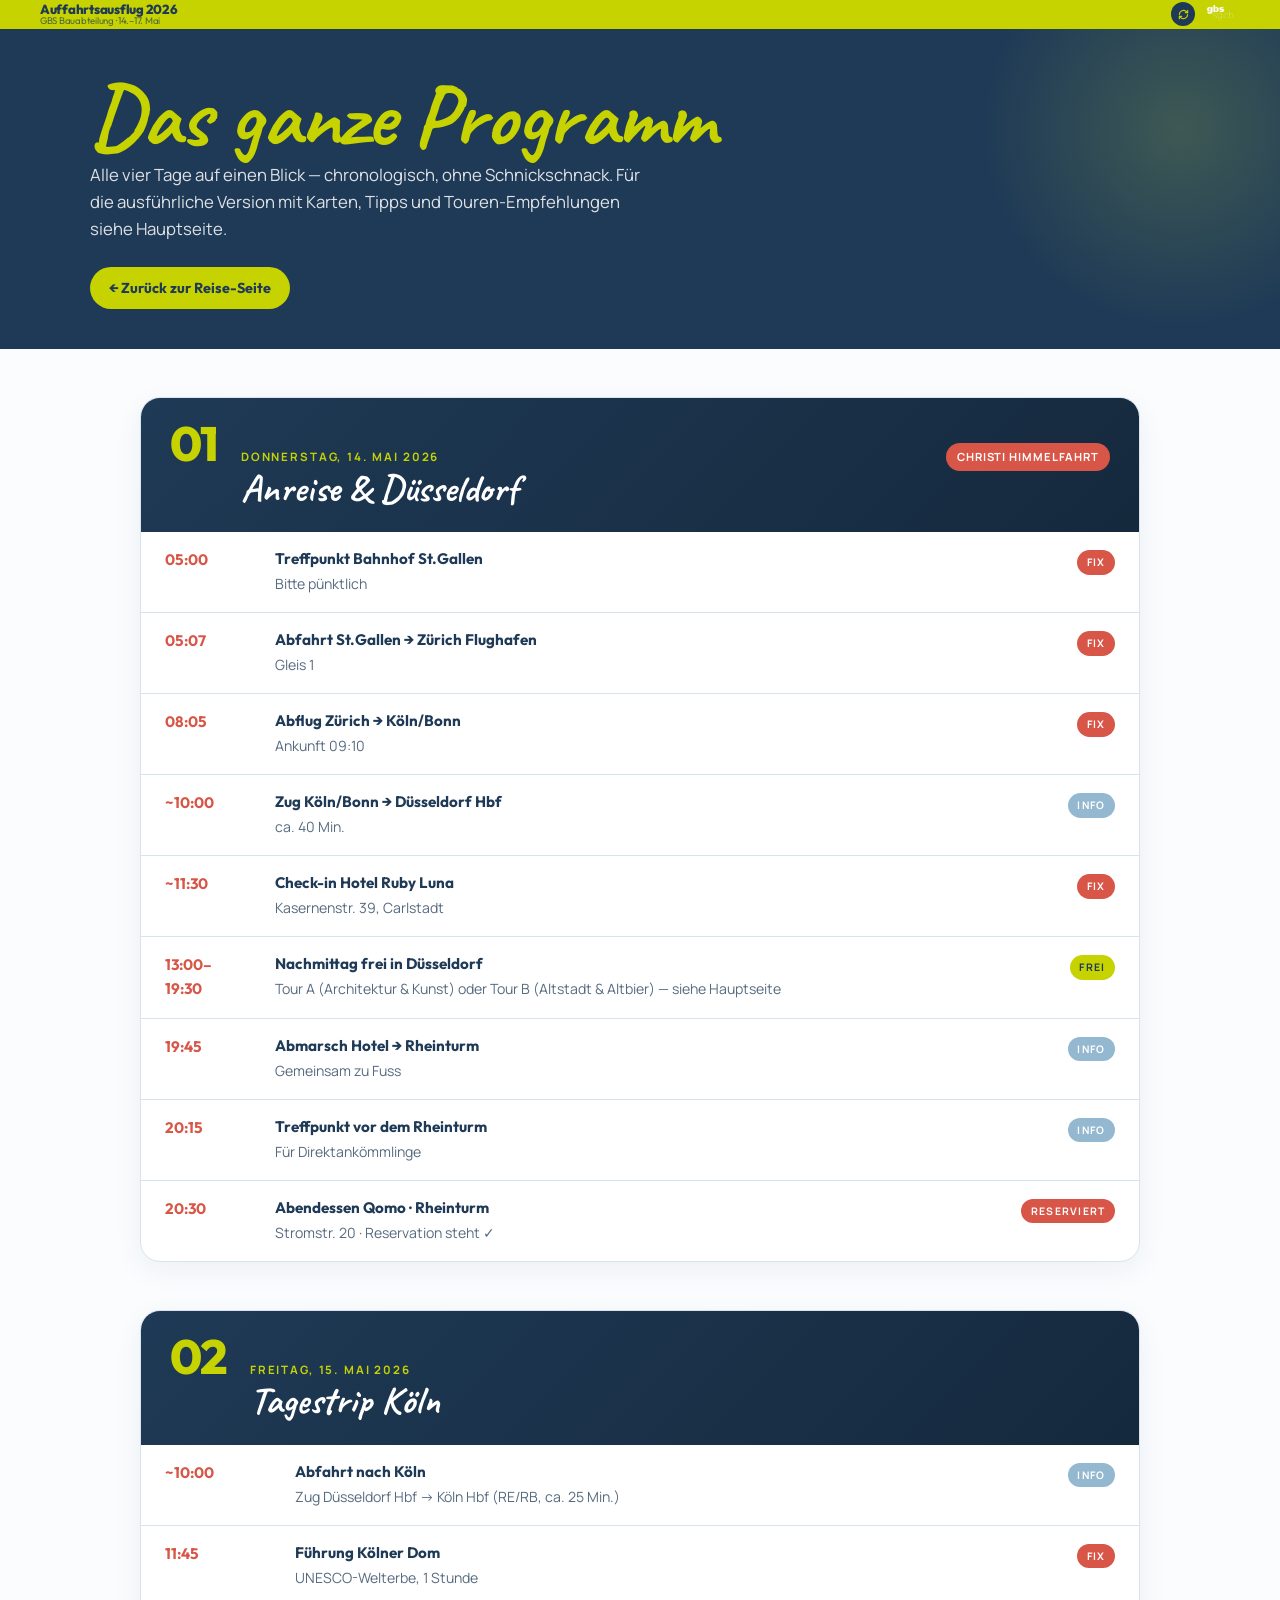
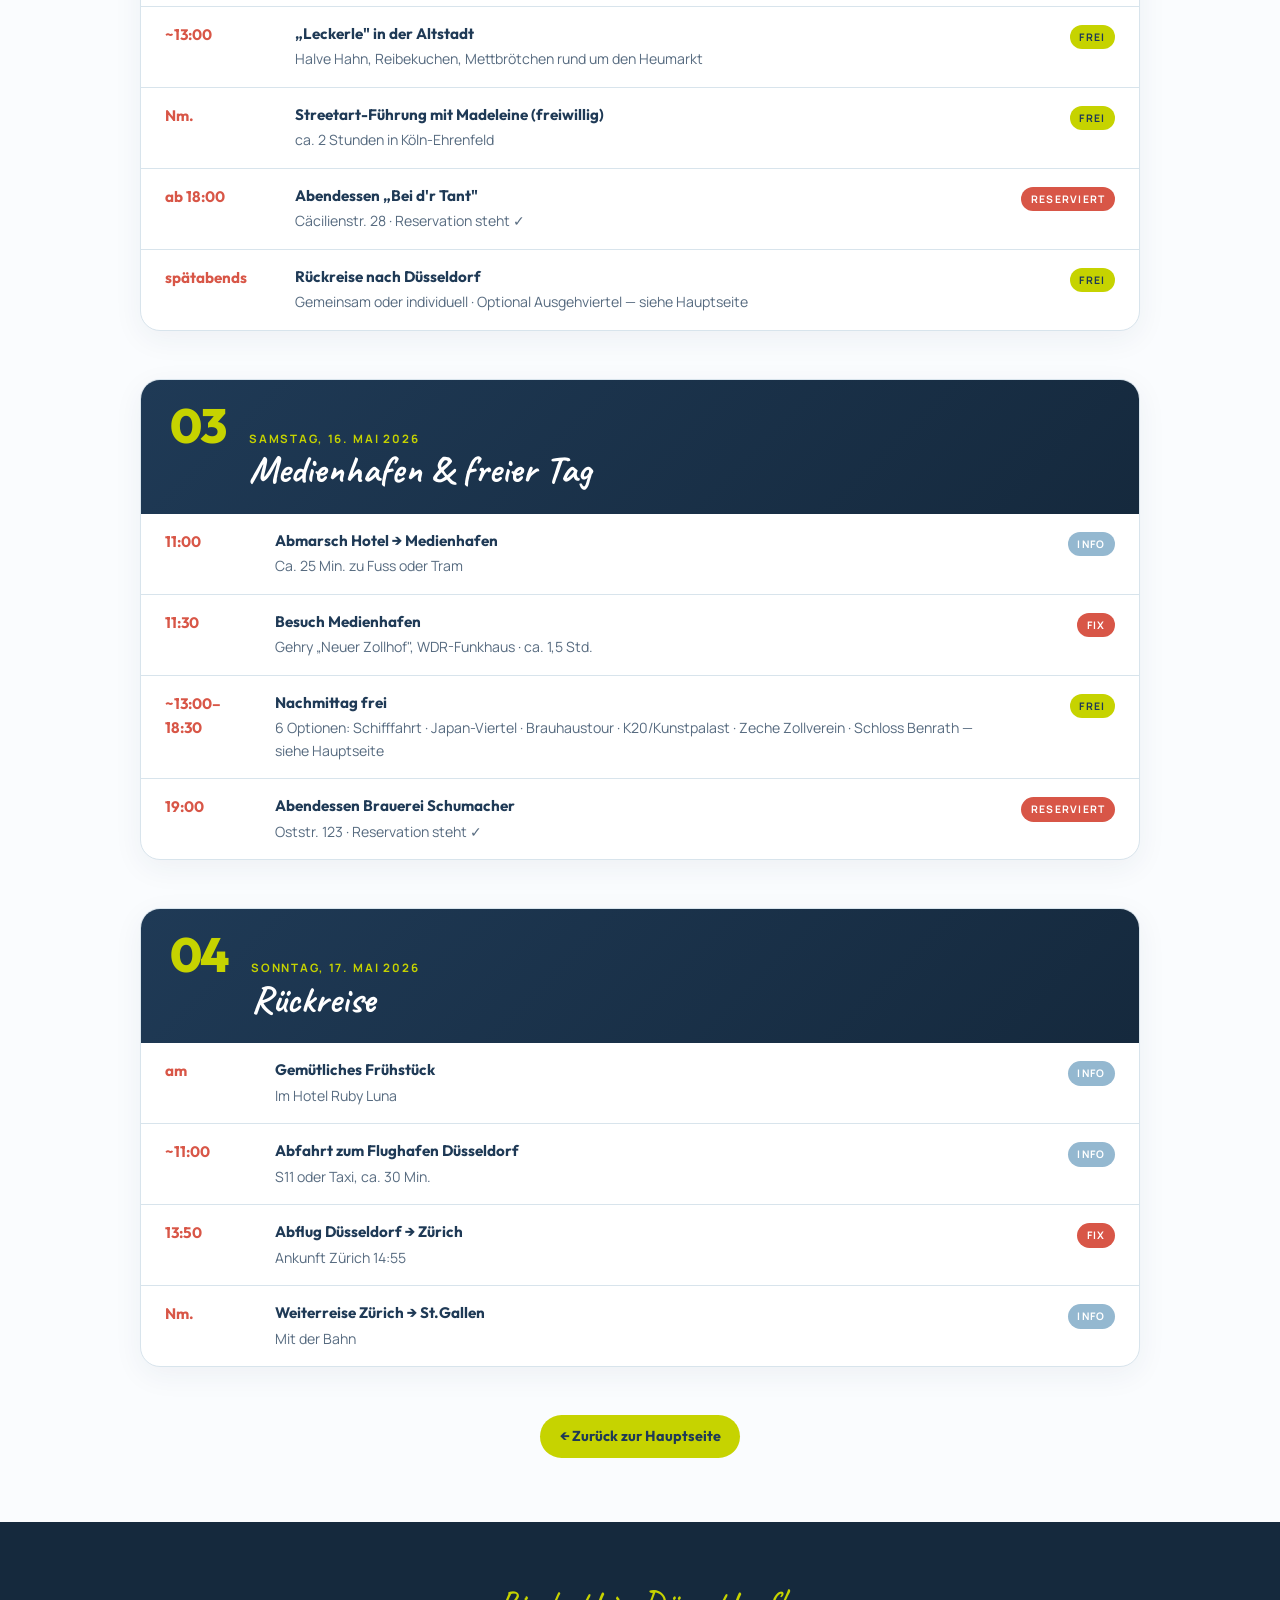
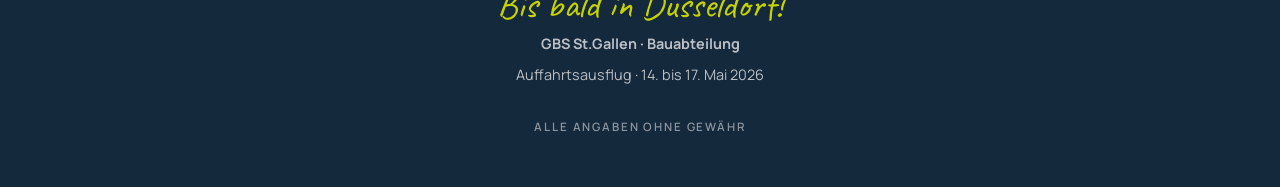
<file: programm.html>
<!DOCTYPE html>
<html lang="de">
<head>
<meta charset="UTF-8">
<meta name="viewport" content="width=device-width, initial-scale=1.0, viewport-fit=cover">
<title>Programm-Übersicht · Auffahrtsausflug 2026</title>
<meta name="description" content="Komplettes Programm Auffahrtsausflug GBS Bauabteilung, Düsseldorf & Köln, 14.–17. Mai 2026.">

<meta name="theme-color" content="#C6D300">
<link rel="manifest" href="manifest.json">
<link rel="icon" type="image/png" sizes="32x32" href="assets/favicon-32.png">
<link rel="apple-touch-icon" href="assets/apple-touch-icon.png">

<link rel="preconnect" href="https://fonts.googleapis.com">
<link rel="preconnect" href="https://fonts.gstatic.com" crossorigin>
<link href="https://fonts.googleapis.com/css2?family=Caveat:wght@400;500;600;700&family=Manrope:wght@300;400;500;600;700;800&family=Outfit:wght@300;400;500;600;700;800;900&display=swap" rel="stylesheet">

<link rel="stylesheet" href="styles.css">

<style>
  /* Spezifische Styles nur für die Programm-Übersicht */
  .program-hero {
    background: var(--ink);
    color: white;
    padding: 3rem 1.5rem 2.5rem;
    position: relative;
    overflow: hidden;
  }
  .program-hero::before {
    content: '';
    position: absolute;
    top: -100px; right: -100px;
    width: 400px; height: 400px;
    background: radial-gradient(circle, rgba(184,214,73,0.2) 0%, transparent 70%);
    border-radius: 50%;
  }
  .program-hero-inner { max-width: 1100px; margin: 0 auto; position: relative; }
  .program-hero h1 {
    font-family: 'Caveat', cursive;
    font-weight: 700;
    font-size: clamp(3rem, 8vw, 5.5rem);
    line-height: 0.9;
    color: var(--lime);
    margin-bottom: 0.4rem;
  }
  .program-hero p { font-size: 1.05rem; opacity: 0.85; max-width: 55ch; margin-bottom: 1.5rem; }
  .back-link {
    display: inline-flex;
    align-items: center;
    gap: 0.4rem;
    background: var(--lime);
    color: var(--ink);
    padding: 0.6rem 1.2rem;
    border-radius: 100px;
    text-decoration: none;
    font-family: 'Outfit', sans-serif;
    font-weight: 700;
    font-size: 0.9rem;
    transition: all 0.2s;
  }
  .back-link:hover { background: white; }

  .program-page { padding: 3rem 1.5rem 4rem; background: var(--paper); }
  .program-page .container { max-width: 1000px; }

  .program-day {
    margin-bottom: 3rem;
    background: white;
    border-radius: 20px;
    overflow: hidden;
    box-shadow: 0 8px 30px rgba(31,58,86,0.06);
    border: 1px solid var(--hairline);
  }
  .program-day-head {
    background: linear-gradient(135deg, var(--ink), var(--ink-deep));
    color: white;
    padding: 1.5rem 1.8rem;
    display: flex; align-items: baseline; gap: 1.5rem; flex-wrap: wrap;
  }
  .program-day-num {
    font-family: 'Outfit', sans-serif;
    font-size: 3rem;
    font-weight: 800;
    color: var(--lime);
    line-height: 0.9;
    letter-spacing: -0.04em;
  }
  .program-day-info { flex: 1; }
  .program-day-date { font-family: 'Manrope', sans-serif; font-size: 0.72rem; letter-spacing: 0.16em; text-transform: uppercase; color: var(--lime); margin-bottom: 0.2rem; font-weight: 700; }
  .program-day-title { font-family: 'Caveat', cursive; font-size: 2.4rem; font-weight: 700; line-height: 1; }
  .program-day-badge {
    background: var(--accent);
    color: white;
    padding: 0.3rem 0.7rem;
    border-radius: 100px;
    font-family: 'Manrope', sans-serif;
    font-size: 0.7rem;
    font-weight: 700;
    letter-spacing: 0.08em;
    text-transform: uppercase;
  }

  .program-table { width: 100%; border-collapse: collapse; }
  .program-table tr { border-bottom: 1px solid var(--hairline); }
  .program-table tr:last-child { border-bottom: none; }
  .program-table tr:hover { background: var(--sky-light); }
  .program-table td { padding: 1rem 1.5rem; vertical-align: top; font-family: 'Manrope', sans-serif; }
  .program-table td.t-time {
    font-family: 'Outfit', sans-serif;
    font-weight: 700;
    color: var(--accent);
    width: 110px;
    font-size: 0.95rem;
    white-space: nowrap;
  }
  .program-table td.t-content { font-size: 0.95rem; line-height: 1.5; }
  .program-table td.t-content strong { font-family: 'Outfit', sans-serif; font-weight: 700; color: var(--ink); display: block; margin-bottom: 0.15rem; }
  .program-table td.t-content em { font-style: normal; color: var(--ink); opacity: 0.75; font-size: 0.88rem; }
  .program-table td.t-tag { width: 100px; text-align: right; padding-right: 1.5rem; }
  .program-table .tag {
    display: inline-block;
    font-family: 'Manrope', sans-serif;
    font-size: 0.65rem;
    letter-spacing: 0.12em;
    text-transform: uppercase;
    font-weight: 700;
    padding: 0.25rem 0.6rem;
    border-radius: 100px;
  }
  .tag-fix { background: var(--reserved); color: white; }
  .tag-frei { background: var(--lime); color: var(--ink); }
  .tag-info { background: var(--sky-deep); color: white; }

  @media (max-width: 720px) {
    .program-table td.t-tag { display: none; }
    .program-table td { padding: 0.8rem 1rem; }
    .program-table td.t-time { width: 80px; font-size: 0.85rem; }
    .program-table td.t-content { font-size: 0.88rem; }
    .program-day-head { padding: 1.2rem 1.2rem; gap: 1rem; }
    .program-day-num { font-size: 2.4rem; }
    .program-day-title { font-size: 2rem; }
  }
</style>
</head>
<body>

<!-- TOPBAR (gleiche wie index) -->
<header class="topbar">
  <div class="topbar-inner">
    <div class="topbar-title">
      Auffahrtsausflug 2026
      <small>GBS Bauabteilung · 14.–17. Mai</small>
    </div>
    <div class="topbar-actions">
      <button class="refresh-btn" id="refresh-btn" type="button" aria-label="Seite neu laden" title="Seite komplett neu laden">
        <svg viewBox="0 0 24 24" fill="none" stroke="currentColor" stroke-width="2.5" stroke-linecap="round" stroke-linejoin="round">
          <path d="M21 12a9 9 0 0 1-15 6.7L3 16"/>
          <path d="M3 12a9 9 0 0 1 15-6.7L21 8"/>
          <path d="M21 3v5h-5"/>
          <path d="M3 21v-5h5"/>
        </svg>
      </button>
      <a href="https://gbssg.ch" target="_blank" rel="noopener" aria-label="GBS St.Gallen">
        <img src="assets/gbs-logo.png" alt="GBS St.Gallen" class="gbs-logo-img">
      </a>
    </div>
  </div>
</header>

<!-- HERO -->
<section class="program-hero">
  <div class="program-hero-inner">
    <h1>Das ganze Programm</h1>
    <p>Alle vier Tage auf einen Blick — chronologisch, ohne Schnickschnack. Für die ausführliche Version mit Karten, Tipps und Touren-Empfehlungen siehe Hauptseite.</p>
    <a href="index.html" class="back-link">← Zurück zur Reise-Seite</a>
  </div>
</section>

<!-- PROGRAMM -->
<section class="program-page">
  <div class="container">

    <!-- DONNERSTAG -->
    <div class="program-day">
      <div class="program-day-head">
        <div class="program-day-num">01</div>
        <div class="program-day-info">
          <div class="program-day-date">Donnerstag, 14. Mai 2026</div>
          <div class="program-day-title">Anreise & Düsseldorf</div>
        </div>
        <span class="program-day-badge">Christi Himmelfahrt</span>
      </div>
      <table class="program-table">
        <tr>
          <td class="t-time">05:00</td>
          <td class="t-content"><strong>Treffpunkt Bahnhof St.Gallen</strong><em>Bitte pünktlich</em></td>
          <td class="t-tag"><span class="tag tag-fix">Fix</span></td>
        </tr>
        <tr>
          <td class="t-time">05:07</td>
          <td class="t-content"><strong>Abfahrt St.Gallen → Zürich Flughafen</strong><em>Gleis 1</em></td>
          <td class="t-tag"><span class="tag tag-fix">Fix</span></td>
        </tr>
        <tr>
          <td class="t-time">08:05</td>
          <td class="t-content"><strong>Abflug Zürich → Köln/Bonn</strong><em>Ankunft 09:10</em></td>
          <td class="t-tag"><span class="tag tag-fix">Fix</span></td>
        </tr>
        <tr>
          <td class="t-time">~10:00</td>
          <td class="t-content"><strong>Zug Köln/Bonn → Düsseldorf Hbf</strong><em>ca. 40 Min.</em></td>
          <td class="t-tag"><span class="tag tag-info">Info</span></td>
        </tr>
        <tr>
          <td class="t-time">~11:30</td>
          <td class="t-content"><strong>Check-in Hotel Ruby Luna</strong><em>Kasernenstr. 39, Carlstadt</em></td>
          <td class="t-tag"><span class="tag tag-fix">Fix</span></td>
        </tr>
        <tr>
          <td class="t-time">13:00–<br>19:30</td>
          <td class="t-content"><strong>Nachmittag frei in Düsseldorf</strong><em>Tour A (Architektur & Kunst) oder Tour B (Altstadt & Altbier) — siehe Hauptseite</em></td>
          <td class="t-tag"><span class="tag tag-frei">Frei</span></td>
        </tr>
        <tr>
          <td class="t-time">19:45</td>
          <td class="t-content"><strong>Abmarsch Hotel → Rheinturm</strong><em>Gemeinsam zu Fuss</em></td>
          <td class="t-tag"><span class="tag tag-info">Info</span></td>
        </tr>
        <tr>
          <td class="t-time">20:15</td>
          <td class="t-content"><strong>Treffpunkt vor dem Rheinturm</strong><em>Für Direktankömmlinge</em></td>
          <td class="t-tag"><span class="tag tag-info">Info</span></td>
        </tr>
        <tr>
          <td class="t-time">20:30</td>
          <td class="t-content"><strong>Abendessen Qomo · Rheinturm</strong><em>Stromstr. 20 · Reservation steht ✓</em></td>
          <td class="t-tag"><span class="tag tag-fix">Reserviert</span></td>
        </tr>
      </table>
    </div>

    <!-- FREITAG -->
    <div class="program-day">
      <div class="program-day-head">
        <div class="program-day-num">02</div>
        <div class="program-day-info">
          <div class="program-day-date">Freitag, 15. Mai 2026</div>
          <div class="program-day-title">Tagestrip Köln</div>
        </div>
      </div>
      <table class="program-table">
        <tr>
          <td class="t-time">~10:00</td>
          <td class="t-content"><strong>Abfahrt nach Köln</strong><em>Zug Düsseldorf Hbf → Köln Hbf (RE/RB, ca. 25 Min.)</em></td>
          <td class="t-tag"><span class="tag tag-info">Info</span></td>
        </tr>
        <tr>
          <td class="t-time">11:45</td>
          <td class="t-content"><strong>Führung Kölner Dom</strong><em>UNESCO-Welterbe, 1 Stunde</em></td>
          <td class="t-tag"><span class="tag tag-fix">Fix</span></td>
        </tr>
        <tr>
          <td class="t-time">~13:00</td>
          <td class="t-content"><strong>„Leckerle" in der Altstadt</strong><em>Halve Hahn, Reibekuchen, Mettbrötchen rund um den Heumarkt</em></td>
          <td class="t-tag"><span class="tag tag-frei">Frei</span></td>
        </tr>
        <tr>
          <td class="t-time">Nm.</td>
          <td class="t-content"><strong>Streetart-Führung mit Madeleine (freiwillig)</strong><em>ca. 2 Stunden in Köln-Ehrenfeld</em></td>
          <td class="t-tag"><span class="tag tag-frei">Frei</span></td>
        </tr>
        <tr>
          <td class="t-time">ab 18:00</td>
          <td class="t-content"><strong>Abendessen „Bei d'r Tant"</strong><em>Cäcilienstr. 28 · Reservation steht ✓</em></td>
          <td class="t-tag"><span class="tag tag-fix">Reserviert</span></td>
        </tr>
        <tr>
          <td class="t-time">spätabends</td>
          <td class="t-content"><strong>Rückreise nach Düsseldorf</strong><em>Gemeinsam oder individuell · Optional Ausgehviertel — siehe Hauptseite</em></td>
          <td class="t-tag"><span class="tag tag-frei">Frei</span></td>
        </tr>
      </table>
    </div>

    <!-- SAMSTAG -->
    <div class="program-day">
      <div class="program-day-head">
        <div class="program-day-num">03</div>
        <div class="program-day-info">
          <div class="program-day-date">Samstag, 16. Mai 2026</div>
          <div class="program-day-title">Medienhafen & freier Tag</div>
        </div>
      </div>
      <table class="program-table">
        <tr>
          <td class="t-time">11:00</td>
          <td class="t-content"><strong>Abmarsch Hotel → Medienhafen</strong><em>Ca. 25 Min. zu Fuss oder Tram</em></td>
          <td class="t-tag"><span class="tag tag-info">Info</span></td>
        </tr>
        <tr>
          <td class="t-time">11:30</td>
          <td class="t-content"><strong>Besuch Medienhafen</strong><em>Gehry „Neuer Zollhof", WDR-Funkhaus · ca. 1,5 Std.</em></td>
          <td class="t-tag"><span class="tag tag-fix">Fix</span></td>
        </tr>
        <tr>
          <td class="t-time">~13:00–<br>18:30</td>
          <td class="t-content"><strong>Nachmittag frei</strong><em>6 Optionen: Schifffahrt · Japan-Viertel · Brauhaustour · K20/Kunstpalast · Zeche Zollverein · Schloss Benrath — siehe Hauptseite</em></td>
          <td class="t-tag"><span class="tag tag-frei">Frei</span></td>
        </tr>
        <tr>
          <td class="t-time">19:00</td>
          <td class="t-content"><strong>Abendessen Brauerei Schumacher</strong><em>Oststr. 123 · Reservation steht ✓</em></td>
          <td class="t-tag"><span class="tag tag-fix">Reserviert</span></td>
        </tr>
      </table>
    </div>

    <!-- SONNTAG -->
    <div class="program-day">
      <div class="program-day-head">
        <div class="program-day-num">04</div>
        <div class="program-day-info">
          <div class="program-day-date">Sonntag, 17. Mai 2026</div>
          <div class="program-day-title">Rückreise</div>
        </div>
      </div>
      <table class="program-table">
        <tr>
          <td class="t-time">am</td>
          <td class="t-content"><strong>Gemütliches Frühstück</strong><em>Im Hotel Ruby Luna</em></td>
          <td class="t-tag"><span class="tag tag-info">Info</span></td>
        </tr>
        <tr>
          <td class="t-time">~11:00</td>
          <td class="t-content"><strong>Abfahrt zum Flughafen Düsseldorf</strong><em>S11 oder Taxi, ca. 30 Min.</em></td>
          <td class="t-tag"><span class="tag tag-info">Info</span></td>
        </tr>
        <tr>
          <td class="t-time">13:50</td>
          <td class="t-content"><strong>Abflug Düsseldorf → Zürich</strong><em>Ankunft Zürich 14:55</em></td>
          <td class="t-tag"><span class="tag tag-fix">Fix</span></td>
        </tr>
        <tr>
          <td class="t-time">Nm.</td>
          <td class="t-content"><strong>Weiterreise Zürich → St.Gallen</strong><em>Mit der Bahn</em></td>
          <td class="t-tag"><span class="tag tag-info">Info</span></td>
        </tr>
      </table>
    </div>

    <!-- ZURÜCK BUTTON -->
    <div style="text-align: center; margin-top: 2rem;">
      <a href="index.html" class="back-link">← Zurück zur Hauptseite</a>
    </div>

  </div>
</section>

<!-- ============ UPDATE BANNER ============ -->
<div class="update-banner" id="update-banner">
  <div class="update-icon">✨</div>
  <div class="update-content">
    <strong>Neue Version verfügbar</strong>
    <span>Klick zum Aktualisieren</span>
  </div>
  <button id="update-btn" type="button">Jetzt aktualisieren</button>
</div>

<!-- FOOTER -->
<footer>
  <div class="footer-script">Bis bald in Düsseldorf!</div>
  <p><strong>GBS St.Gallen · Bauabteilung</strong></p>
  <p>Auffahrtsausflug · 14. bis 17. Mai 2026</p>
  <div class="mono-small">Alle Angaben ohne Gewähr</div>
</footer>

<!-- Service Worker + Auto-Update + Refresh-Button -->
<script>
  // Service Worker registrieren + auf Updates reagieren
  if ('serviceWorker' in navigator) {
    window.addEventListener('load', function() {
      navigator.serviceWorker.register('service-worker.js').then(function(registration) {
        registration.update();
        registration.addEventListener('updatefound', function() {
          var newWorker = registration.installing;
          if (!newWorker) return;
          newWorker.addEventListener('statechange', function() {
            if (newWorker.state === 'installed' && navigator.serviceWorker.controller) {
              var banner = document.getElementById('update-banner');
              var btn = document.getElementById('update-btn');
              if (banner) banner.classList.add('show');
              if (btn) btn.addEventListener('click', function() {
                newWorker.postMessage({ type: 'SKIP_WAITING' });
                if (banner) banner.classList.remove('show');
              }, { once: true });
            }
          });
        });
      }).catch(function() {});

      var reloadingForUpdate = false;
      navigator.serviceWorker.addEventListener('controllerchange', function() {
        if (reloadingForUpdate) return;
        reloadingForUpdate = true;
        window.location.reload();
      });
    });
  }

  // Hard-Refresh-Button
  var refreshBtn = document.getElementById('refresh-btn');
  if (refreshBtn) {
    refreshBtn.addEventListener('click', function() {
      refreshBtn.classList.add('spinning');
      var clearCache = ('caches' in window)
        ? caches.keys().then(function(names) { return Promise.all(names.map(function(n) { return caches.delete(n); })); })
        : Promise.resolve();
      var unregisterSW = ('serviceWorker' in navigator)
        ? navigator.serviceWorker.getRegistrations().then(function(regs) { return Promise.all(regs.map(function(r) { return r.unregister(); })); })
        : Promise.resolve();
      Promise.all([clearCache, unregisterSW]).catch(function() {}).finally(function() {
        window.location.replace(window.location.pathname + '?reload=' + Date.now());
      });
      setTimeout(function() { window.location.reload(); }, 2000);
    });
  }
</script>

</body>
</html>
</file>
<file: styles.css>
/* =========================================================
   GBS Bauabteilung · Auffahrtsausflug Düsseldorf & Köln 2026
   ========================================================= */

:root {
  --lime: #C6D300;
  --lime-dark: #A8B500;
  --sky: #C8DFEE;
  --sky-light: #E3EEF6;
  --sky-deep: #94B8D0;
  --ink: #1F3A56;
  --ink-deep: #15293D;
  --paper: #FAFCFE;
  --warm: #F4EFE3;
  --accent: #D85647;
  --accent-orange: #E58A3E;
  --gold: #C99B47;
  --tour-a: #E58A3E;
  --tour-b: #8B4789;
  --reserved: #D85647;
  --hairline: #D8E4EC;
}

* { box-sizing: border-box; margin: 0; padding: 0; }
html { scroll-behavior: smooth; }
body {
  font-family: 'Manrope', sans-serif;
  font-weight: 400;
  color: var(--ink);
  background: var(--paper);
  line-height: 1.6;
  -webkit-font-smoothing: antialiased;
  overflow-x: hidden;
}

h1, h2, h3, h4 { font-family: 'Outfit', sans-serif; line-height: 1.1; letter-spacing: -0.01em; }
.script { font-family: 'Caveat', cursive; font-weight: 600; }
.mono-small { font-family: 'Manrope', monospace; font-size: 0.72rem; letter-spacing: 0.16em; text-transform: uppercase; font-weight: 600; }

/* ====== TOPBAR (Lime) — kleiner, kompakter ====== */
.topbar {
  background: var(--lime);
  color: var(--ink);
  padding: 0.15rem 0.9rem;
  position: relative;
  z-index: 10;
}
.topbar-inner {
  max-width: 1200px; margin: 0 auto;
  display: flex; justify-content: space-between; align-items: center; gap: 0.8rem;
}
.topbar-title { font-family: 'Outfit', sans-serif; font-weight: 800; font-size: 0.82rem; letter-spacing: -0.02em; line-height: 1; }
.topbar-title small { display: block; font-weight: 400; font-size: 0.6rem; opacity: 0.7; margin-top: 0.02rem; }
.topbar-actions { display: flex; align-items: center; gap: 0.35rem; }
.gbs-logo-img { height: 22px; width: auto; display: block; }

.refresh-btn {
  background: var(--ink);
  color: var(--lime);
  border: none;
  width: 24px;
  height: 24px;
  border-radius: 50%;
  cursor: pointer;
  display: flex;
  align-items: center;
  justify-content: center;
  transition: all 0.2s;
  flex-shrink: 0;
}
.refresh-btn:hover { background: var(--accent); color: white; transform: scale(1.05); }
.refresh-btn svg { width: 11px; height: 11px; }
.refresh-btn.spinning svg { animation: refresh-spin 0.7s linear infinite; }
@keyframes refresh-spin {
  from { transform: rotate(0deg); }
  to { transform: rotate(360deg); }
}

/* ====== INSTALL-BUTTON (Topbar) — nur sichtbar wenn Browser Installation unterstützt ====== */
.install-btn {
  background: var(--ink);
  color: var(--lime);
  border: none;
  height: 24px;
  padding: 0 0.55rem;
  border-radius: 100px;
  cursor: pointer;
  align-items: center;
  gap: 0.25rem;
  transition: all 0.2s;
  flex-shrink: 0;
  font-family: 'Outfit', sans-serif;
  font-weight: 700;
  font-size: 0.66rem;
  display: none;
}
.install-btn.available { display: inline-flex; }
.install-btn:hover { background: var(--accent); color: white; transform: translateY(-1px); }
.install-btn svg { width: 11px; height: 11px; }

/* ====== HERO ====== */
.hero {
  background: linear-gradient(180deg, var(--sky) 0%, var(--sky-light) 100%);
  padding: 1.5rem 1.5rem 2.5rem;
  position: relative;
  overflow: hidden;
}
.hero::before, .hero::after {
  content: '';
  position: absolute;
  border-radius: 50%;
  pointer-events: none;
}
.hero::before {
  background: radial-gradient(circle, rgba(198,211,0,0.25) 0%, transparent 70%);
  width: 400px; height: 400px;
  top: -100px; right: -100px;
}
.hero::after {
  background: radial-gradient(circle, rgba(148,184,208,0.3) 0%, transparent 70%);
  width: 300px; height: 300px;
  bottom: -50px; left: -50px;
}
.hero-inner { max-width: 1200px; margin: 0 auto; position: relative; z-index: 2; }

.hero-title {
  font-family: 'Caveat', cursive;
  font-weight: 700;
  font-size: clamp(2.8rem, 9vw, 6rem);
  line-height: 0.85;
  color: var(--ink);
  margin-bottom: 0.3rem;
}
.hero-title .ampersand { color: var(--lime-dark); font-style: italic; margin: 0 0.2em; }
.hero-title .koeln { display: block; margin-left: 1.5em; }

.hero-sub {
  font-family: 'Caveat', cursive;
  font-size: clamp(1.2rem, 2.2vw, 1.7rem);
  color: var(--ink);
  opacity: 0.75;
  margin-bottom: 1.2rem;
  transform: rotate(-1deg);
  display: inline-block;
}

.hero-meta-row {
  display: grid;
  grid-template-columns: repeat(auto-fit, minmax(160px, 1fr));
  gap: 0.8rem;
  background: rgba(255,255,255,0.6);
  backdrop-filter: blur(10px);
  padding: 1rem 1.2rem;
  border-radius: 16px;
  border: 1px solid rgba(255,255,255,0.8);
  margin-bottom: 1rem;
}
.hero-meta-item dt { font-family: 'Manrope', sans-serif; font-size: 0.65rem; letter-spacing: 0.14em; text-transform: uppercase; font-weight: 700; color: var(--sky-deep); margin-bottom: 0.2rem; }
.hero-meta-item dd { font-family: 'Outfit', sans-serif; font-weight: 600; font-size: 0.92rem; color: var(--ink); }

.four-k {
  display: inline-flex;
  align-items: center;
  background: var(--ink);
  color: white;
  padding: 0.7rem 1.1rem;
  border-radius: 14px;
  gap: 0.8rem;
  margin-top: 0.3rem;
  box-shadow: 0 8px 24px rgba(31, 58, 86, 0.25);
}
.four-k-num {
  font-family: 'Outfit', sans-serif;
  font-size: 2.2rem;
  font-weight: 800;
  line-height: 1;
  color: var(--lime);
  letter-spacing: -0.04em;
}
.four-k-list { font-family: 'Outfit', sans-serif; font-weight: 500; line-height: 1.2; font-size: 0.82rem; }
.four-k-list span { display: block; }
.four-k-list .label { font-family: 'Manrope', sans-serif; font-size: 0.55rem; letter-spacing: 0.16em; text-transform: uppercase; color: var(--lime); margin-bottom: 0.2rem; font-weight: 700; }

/* Hero Skyline — schmaler */
.skyline { position: absolute; bottom: 0; left: 0; right: 0; width: 100%; height: 60px; pointer-events: none; opacity: 0.45; }

/* Photo circles — kleiner */
.photo-cluster {
  position: absolute;
  top: 8%;
  right: 4%;
  width: 200px;
  height: 230px;
  pointer-events: none;
  z-index: 1;
}
.photo-circle {
  position: absolute;
  border-radius: 50%;
  border: 4px solid white;
  box-shadow: 0 8px 24px rgba(31,58,86,0.18);
  overflow: hidden;
  background: var(--sky-deep);
}
.photo-circle svg { width: 100%; height: 100%; display: block; }
.photo-circle.p1 { width: 90px; height: 90px; top: 0; left: 55%; transform: rotate(-3deg); }
.photo-circle.p2 { width: 80px; height: 80px; top: 80px; left: 0; transform: rotate(5deg); background: linear-gradient(135deg, #E58A3E, #C99B47); }
.photo-circle.p3 { width: 100px; height: 100px; bottom: 0; right: 0; background: linear-gradient(135deg, #94B8D0, #1F3A56); }

/* ====== HOLIDAY HINT — kompakt, klickbar ====== */
.holiday-hint-wrap { padding: 0.6rem 1.5rem 0.4rem; background: var(--paper); display: flex; justify-content: center; }
.holiday-hint {
  background: #FCE8E5;
  border: 1.5px solid rgba(216, 86, 71, 0.3);
  border-left: 4px solid var(--accent);
  border-radius: 100px;
  padding: 0.35rem 0.9rem 0.35rem 0.45rem;
  display: flex;
  align-items: center;
  gap: 0.55rem;
  cursor: pointer;
  transition: all 0.2s;
  font-family: 'Outfit', sans-serif;
}
.holiday-hint:hover { background: #FBD9D4; transform: translateY(-1px); box-shadow: 0 4px 12px rgba(216, 86, 71, 0.2); }
.holiday-hint-icon {
  width: 22px; height: 22px;
  background: var(--accent);
  color: white;
  border-radius: 50%;
  display: flex; align-items: center; justify-content: center;
  font-weight: 800;
  font-size: 0.82rem;
  flex-shrink: 0;
}
.holiday-hint-label {
  font-weight: 700;
  font-size: 0.82rem;
  color: var(--accent);
}

/* ====== HOLIDAY MODAL ====== */
.holiday-modal {
  position: fixed;
  inset: 0;
  background: rgba(31, 58, 86, 0.85);
  backdrop-filter: blur(8px);
  z-index: 10002;
  display: none;
  align-items: center;
  justify-content: center;
  padding: 1.5rem;
}
.holiday-modal.show { display: flex; animation: welcomeFadeIn 0.3s ease-out; }
.holiday-modal-card {
  background: white;
  border-radius: 20px;
  padding: 2rem 1.8rem 1.5rem;
  max-width: 460px;
  width: 100%;
  position: relative;
  box-shadow: 0 20px 80px rgba(0,0,0,0.4);
  border-top: 6px solid var(--accent);
  animation: welcomeSlideIn 0.4s cubic-bezier(0.34, 1.56, 0.64, 1);
}
.holiday-modal-close {
  position: absolute;
  top: 0.6rem; right: 0.8rem;
  background: transparent;
  border: none;
  font-size: 1.7rem;
  color: var(--ink);
  cursor: pointer;
  opacity: 0.5;
  width: 32px; height: 32px;
  line-height: 1;
  border-radius: 50%;
  transition: all 0.2s;
}
.holiday-modal-close:hover { opacity: 1; background: rgba(0,0,0,0.05); }
.holiday-modal-icon {
  width: 44px; height: 44px;
  background: var(--accent);
  color: white;
  border-radius: 50%;
  display: flex; align-items: center; justify-content: center;
  font-family: 'Outfit', sans-serif;
  font-weight: 800;
  font-size: 1.4rem;
  margin-bottom: 0.9rem;
}
.holiday-modal-card h3 {
  font-family: 'Outfit', sans-serif;
  font-size: 1.15rem;
  font-weight: 700;
  color: var(--accent);
  margin-bottom: 0.6rem;
}
.holiday-modal-card p {
  font-size: 0.92rem;
  line-height: 1.55;
  color: var(--ink);
  opacity: 0.85;
  margin-bottom: 1.4rem;
}
.holiday-modal-ok {
  width: 100%;
  background: var(--ink);
  color: var(--lime);
  border: none;
  padding: 0.85rem;
  border-radius: 100px;
  font-family: 'Outfit', sans-serif;
  font-weight: 700;
  font-size: 0.95rem;
  cursor: pointer;
  transition: all 0.2s;
}
.holiday-modal-ok:hover { background: var(--lime); color: var(--ink); }

/* ====== GEOLOCATION HELP MODAL ====== */
.geo-modal {
  position: fixed;
  inset: 0;
  background: rgba(31, 58, 86, 0.85);
  backdrop-filter: blur(8px);
  z-index: 10003;
  display: none;
  align-items: center;
  justify-content: center;
  padding: 1.5rem;
}
.geo-modal.show { display: flex; animation: welcomeFadeIn 0.3s ease-out; }
.geo-modal-card {
  background: white;
  border-radius: 20px;
  padding: 1.8rem 1.6rem 1.4rem;
  max-width: 480px;
  width: 100%;
  position: relative;
  box-shadow: 0 20px 80px rgba(0,0,0,0.4);
  border-top: 6px solid var(--sky-deep);
  animation: welcomeSlideIn 0.4s cubic-bezier(0.34, 1.56, 0.64, 1);
  max-height: 90vh;
  overflow-y: auto;
}
.geo-modal-close {
  position: absolute;
  top: 0.6rem; right: 0.8rem;
  background: transparent;
  border: none;
  font-size: 1.7rem;
  color: var(--ink);
  cursor: pointer;
  opacity: 0.5;
  width: 32px; height: 32px;
  line-height: 1;
  border-radius: 50%;
  transition: all 0.2s;
}
.geo-modal-close:hover { opacity: 1; background: rgba(0,0,0,0.05); }
.geo-modal-icon { font-size: 2.4rem; margin-bottom: 0.6rem; line-height: 1; }
.geo-modal-card h3 {
  font-family: 'Outfit', sans-serif;
  font-size: 1.1rem;
  font-weight: 700;
  color: var(--ink);
  margin-bottom: 0.5rem;
}
.geo-modal-card p { font-size: 0.9rem; line-height: 1.5; color: var(--ink); opacity: 0.85; margin-bottom: 1rem; }
.geo-modal-steps {
  list-style: none;
  counter-reset: geo;
  margin: 0.7rem 0 1.2rem;
  background: var(--paper);
  border-radius: 12px;
  padding: 0.8rem 1rem;
}
.geo-modal-steps li {
  counter-increment: geo;
  display: grid;
  grid-template-columns: 26px 1fr;
  gap: 0.6rem;
  padding: 0.4rem 0;
  font-size: 0.86rem;
  line-height: 1.4;
}
.geo-modal-steps li::before {
  content: counter(geo);
  background: var(--sky-deep);
  color: white;
  font-family: 'Outfit', sans-serif;
  font-weight: 800;
  width: 22px; height: 22px;
  border-radius: 50%;
  display: flex; align-items: center; justify-content: center;
  font-size: 0.75rem;
  flex-shrink: 0;
}
.geo-modal-tabs { display: none; }
.geo-tab-content { display: none; }
.geo-tab-content.active { display: block; }
.geo-modal-details { display: block; }
.geo-modal-ok {
  background: var(--ink);
  color: var(--lime);
  border: none;
  padding: 0.85rem 1rem;
  border-radius: 100px;
  font-family: 'Outfit', sans-serif;
  font-weight: 700;
  font-size: 0.92rem;
  cursor: pointer;
  transition: all 0.2s;
}
.geo-modal-ok:hover { background: var(--lime); color: var(--ink); }

/* ====== STICKY NAV ====== */
.nav-sticky {
  position: sticky;
  top: 0;
  background: rgba(255,255,255,0.95);
  backdrop-filter: blur(12px);
  border-bottom: 1px solid var(--hairline);
  z-index: 100;
  padding: 0.7rem 1.5rem;
}
.nav-inner {
  max-width: 1200px; margin: 0 auto;
  display: flex; gap: 0.3rem; flex-wrap: wrap; align-items: center;
}
.nav-link {
  padding: 0.5rem 1rem;
  text-decoration: none;
  color: var(--ink);
  font-weight: 600;
  font-size: 0.88rem;
  border-radius: 100px;
  transition: all 0.2s;
  font-family: 'Outfit', sans-serif;
}
.nav-link:hover { background: var(--lime); }
.nav-link.active { background: var(--ink); color: var(--lime); }
.nav-link-primary {
  background: var(--lime);
  color: var(--ink);
  font-weight: 700;
  margin-right: 0.5rem;
  box-shadow: 0 4px 12px rgba(198, 211, 0, 0.4);
}
.nav-link-primary:hover { background: var(--ink); color: var(--lime); }

/* ====== SECTIONS ====== */
section.day { padding: 4.5rem 1.5rem; position: relative; }
section.day:nth-of-type(odd) { background: var(--paper); }
section.day:nth-of-type(even) { background: var(--sky-light); }
.container { max-width: 1100px; margin: 0 auto; }

.day-header {
  display: flex;
  align-items: baseline;
  gap: 1.8rem;
  margin-bottom: 0.5rem;
  flex-wrap: wrap;
}
.day-num {
  font-family: 'Outfit', sans-serif;
  font-weight: 800;
  font-size: clamp(4.5rem, 13vw, 8rem);
  color: var(--lime);
  line-height: 0.85;
  letter-spacing: -0.04em;
}
.day-title-block { flex: 1; min-width: 250px; }
.day-date { font-family: 'Manrope', sans-serif; font-weight: 700; letter-spacing: 0.1em; text-transform: uppercase; font-size: 0.78rem; color: var(--sky-deep); margin-bottom: 0.3rem; }
.day-title {
  font-family: 'Caveat', cursive;
  font-weight: 700;
  font-size: clamp(3rem, 6.5vw, 5rem);
  color: var(--ink);
  line-height: 0.9;
}
.day-title small { display: block; font-family: 'Outfit', sans-serif; font-weight: 400; font-size: 1.05rem; letter-spacing: 0; color: var(--sky-deep); margin-top: 0.5rem; }
.day-tag {
  display: inline-block;
  background: var(--ink);
  color: var(--lime);
  padding: 0.4rem 0.9rem;
  border-radius: 100px;
  font-size: 0.75rem;
  font-weight: 700;
  font-family: 'Manrope', sans-serif;
  letter-spacing: 0.05em;
  text-transform: uppercase;
  margin-top: 0.5rem;
}

.section-lead {
  font-family: 'Outfit', sans-serif;
  font-size: 1.05rem;
  line-height: 1.55;
  color: var(--ink);
  opacity: 0.75;
  max-width: 65ch;
  margin: 1rem 0 3rem;
}

/* ====== "DAS KOMMT ALS NÄCHSTES" Wegweiser ====== */
.next-up {
  margin-top: 4rem;
  padding: 1.5rem 1.8rem;
  background: white;
  border-radius: 18px;
  border: 1px solid var(--hairline);
  display: flex; align-items: center; gap: 1.5rem; flex-wrap: wrap;
  box-shadow: 0 8px 24px rgba(31, 58, 86, 0.06);
}
.next-up-arrow {
  font-family: 'Caveat', cursive;
  font-size: 2.5rem;
  color: var(--lime-dark);
  line-height: 1;
}
.next-up-content { flex: 1; min-width: 200px; }
.next-up-label { font-family: 'Manrope', sans-serif; font-size: 0.7rem; letter-spacing: 0.14em; text-transform: uppercase; font-weight: 700; color: var(--sky-deep); margin-bottom: 0.2rem; }
.next-up-content h4 { font-family: 'Outfit', sans-serif; font-weight: 700; font-size: 1.1rem; }
.next-up-content p { font-size: 0.9rem; opacity: 0.75; margin-top: 0.2rem; }
.next-up-btn {
  background: var(--lime);
  color: var(--ink);
  padding: 0.7rem 1.4rem;
  border-radius: 100px;
  text-decoration: none;
  font-family: 'Outfit', sans-serif;
  font-weight: 700;
  font-size: 0.92rem;
  display: inline-flex;
  align-items: center;
  gap: 0.5rem;
  transition: all 0.2s;
  border: none;
  cursor: pointer;
}
.next-up-btn:hover { background: var(--ink); color: var(--lime); transform: translateX(3px); }

/* ====== TIMELINE STEPS ====== */
.timeline { display: flex; flex-direction: column; gap: 0; margin: 2rem 0; }
.step {
  display: grid;
  grid-template-columns: 110px 1fr;
  gap: 1.5rem;
  padding: 1.3rem 0;
  align-items: baseline;
  border-bottom: 1px dashed var(--hairline);
  position: relative;
}
.step:last-child { border-bottom: none; }
.step-time {
  font-family: 'Outfit', sans-serif;
  font-weight: 700;
  font-size: 1.1rem;
  color: var(--accent);
  position: relative;
}
.step-time::after {
  content: '';
  position: absolute;
  right: -0.75rem; top: 0.5em;
  width: 8px; height: 8px;
  background: var(--lime);
  border-radius: 50%;
  box-shadow: 0 0 0 4px white;
}
.step-content h4 { font-size: 1.1rem; font-weight: 600; margin-bottom: 0.2rem; font-family: 'Outfit', sans-serif; }
.step-content p { color: var(--ink); opacity: 0.75; font-size: 0.93rem; line-height: 1.5; }

/* ====== MAP CONTAINER ====== */
.map-wrap {
  position: relative;
  margin: 2rem 0;
  background: white;
  border-radius: 24px;
  overflow: hidden;
  box-shadow: 0 20px 60px rgba(31, 58, 86, 0.12);
  border: 1px solid var(--hairline);
}
.map-header {
  background: white;
  padding: 1.2rem 1.5rem;
  border-bottom: 1px solid var(--hairline);
  display: flex; justify-content: space-between; align-items: center; flex-wrap: wrap; gap: 1rem;
}
.map-header h3 { font-family: 'Outfit', sans-serif; font-weight: 700; font-size: 1.15rem; }
.map-header h3 .script-small { font-family: 'Caveat', cursive; font-size: 1.6rem; font-weight: 600; color: var(--lime-dark); margin-left: 0.3em; }
.map-header-actions { display: flex; gap: 0.5rem; flex-wrap: wrap; }

.locate-btn, .fullscreen-btn {
  background: var(--ink);
  color: white;
  border: none;
  padding: 0.6rem 1.1rem;
  border-radius: 100px;
  font-family: 'Outfit', sans-serif;
  font-weight: 600;
  font-size: 0.85rem;
  cursor: pointer;
  display: flex;
  align-items: center;
  gap: 0.5rem;
  transition: all 0.2s;
}
.locate-btn:hover, .fullscreen-btn:hover { background: var(--accent); transform: translateY(-1px); }
.locate-btn svg, .fullscreen-btn svg { width: 16px; height: 16px; }
.locate-btn.active { background: var(--accent); }
.fullscreen-btn { background: var(--lime); color: var(--ink); }
.fullscreen-btn:hover { background: var(--ink); color: var(--lime); }

/* ====== VOLLBILD-MODUS ====== */
.map-wrap.fullscreen {
  position: fixed !important;
  top: 0; left: 0; right: 0; bottom: 0;
  z-index: 9000;
  margin: 0;
  border-radius: 0;
  border: none;
  box-shadow: none;
  display: flex;
  flex-direction: column;
  background: white;
}
.map-wrap.fullscreen .map-header {
  padding: 0.8rem 1.2rem;
  flex-shrink: 0;
}
.map-wrap.fullscreen .map {
  height: auto !important;
  flex: 1;
}
.map-wrap.fullscreen .map-legend {
  flex-shrink: 0;
  padding: 0.7rem 1.2rem;
  font-size: 0.78rem;
}
.map-wrap.fullscreen .fullscreen-btn {
  background: var(--ink);
  color: var(--lime);
}
/* Im Vollbild: die Hauptpunkt-Pins grösser, fetter, mit dickerem Schatten */
.map-wrap.fullscreen .pin-marker.reserved,
.map-wrap.fullscreen .pin-marker.major {
  width: 44px;
  height: 44px;
  border-width: 4px;
  box-shadow: 0 6px 14px rgba(0,0,0,0.4);
  font-size: 1rem;
}
.map-wrap.fullscreen .pin-marker.major {
  background: var(--ink);
}

body.has-fullscreen-map { overflow: hidden; }

/* ====== WELCOME POPUP ====== */
.welcome-overlay {
  position: fixed;
  inset: 0;
  background: rgba(31, 58, 86, 0.85);
  backdrop-filter: blur(8px);
  z-index: 10000;
  display: none;
  align-items: center;
  justify-content: center;
  padding: 1.5rem;
  animation: welcomeFadeIn 0.3s ease-out;
}
.welcome-overlay.show { display: flex; }
@keyframes welcomeFadeIn {
  from { opacity: 0; }
  to { opacity: 1; }
}

.welcome-card {
  background: white;
  border-radius: 24px;
  padding: 2rem 2rem 1.6rem;
  max-width: 480px;
  width: 100%;
  position: relative;
  box-shadow: 0 20px 80px rgba(0,0,0,0.4);
  border-top: 6px solid var(--lime);
  animation: welcomeSlideIn 0.4s cubic-bezier(0.34, 1.56, 0.64, 1);
}
@keyframes welcomeSlideIn {
  from { opacity: 0; transform: translateY(20px) scale(0.95); }
  to { opacity: 1; transform: translateY(0) scale(1); }
}

.welcome-card .welcome-greeting {
  font-family: 'Caveat', cursive;
  font-size: 2.4rem;
  color: var(--ink);
  font-weight: 700;
  line-height: 1;
  margin-bottom: 0.3rem;
}
.welcome-card .welcome-greeting span { color: var(--lime-dark); }

.welcome-card .welcome-sub {
  font-family: 'Outfit', sans-serif;
  font-size: 0.95rem;
  color: var(--ink);
  opacity: 0.7;
  margin-bottom: 1.5rem;
}

.welcome-steps {
  list-style: none;
  counter-reset: ws;
  margin: 1rem 0 1.5rem;
}
.welcome-steps li {
  counter-increment: ws;
  display: grid;
  grid-template-columns: 36px 1fr;
  gap: 0.9rem;
  padding: 0.7rem 0;
  border-bottom: 1px dashed var(--hairline);
  align-items: flex-start;
}
.welcome-steps li:last-child { border-bottom: none; }
.welcome-steps li::before {
  content: counter(ws);
  background: var(--lime);
  color: var(--ink);
  font-family: 'Outfit', sans-serif;
  font-weight: 800;
  width: 28px;
  height: 28px;
  border-radius: 50%;
  display: flex;
  align-items: center;
  justify-content: center;
  font-size: 0.9rem;
  flex-shrink: 0;
}
.welcome-step-content h5 {
  font-family: 'Outfit', sans-serif;
  font-weight: 700;
  font-size: 0.95rem;
  margin-bottom: 0.15rem;
  color: var(--ink);
}
.welcome-step-content p {
  font-size: 0.84rem;
  line-height: 1.45;
  color: var(--ink);
  opacity: 0.75;
}

.welcome-close {
  width: 100%;
  background: var(--ink);
  color: var(--lime);
  border: none;
  padding: 0.9rem;
  border-radius: 100px;
  font-family: 'Outfit', sans-serif;
  font-weight: 700;
  font-size: 0.95rem;
  cursor: pointer;
  transition: all 0.2s;
}
.welcome-close:hover { background: var(--lime); color: var(--ink); }

@media (max-width: 520px) {
  .welcome-card { padding: 1.5rem 1.3rem 1.2rem; }
  .welcome-card .welcome-greeting { font-size: 2rem; }
  .welcome-steps li { grid-template-columns: 28px 1fr; gap: 0.7rem; padding: 0.55rem 0; }
  .welcome-steps li::before { width: 24px; height: 24px; font-size: 0.8rem; }
  .welcome-step-content h5 { font-size: 0.88rem; }
  .welcome-step-content p { font-size: 0.78rem; }
}

.map { height: 480px; width: 100%; background: var(--sky-light); }
.map-legend {
  padding: 1rem 1.5rem;
  background: var(--warm);
  display: flex; gap: 1.2rem; flex-wrap: wrap;
  font-size: 0.82rem;
  border-top: 1px solid var(--hairline);
}
.legend-item { display: flex; align-items: center; gap: 0.5rem; font-weight: 600; font-family: 'Outfit', sans-serif; }
.legend-pin {
  width: 16px; height: 16px;
  border-radius: 50% 50% 50% 0;
  transform: rotate(-45deg);
  flex-shrink: 0;
  border: 2px solid white;
  box-shadow: 0 2px 4px rgba(0,0,0,0.15);
}
.legend-pin.reserved { background: var(--reserved); }
.legend-pin.tour-a { background: var(--tour-a); }
.legend-pin.tour-b { background: var(--tour-b); }
.legend-pin.point { background: var(--ink); }
.legend-pin.nightlife { background: #6B3268; }
.legend-pin.you { background: var(--sky-deep); border-radius: 50%; transform: none; }

/* Leaflet custom marker styling */
.pin-marker {
  width: 32px; height: 32px;
  border-radius: 50% 50% 50% 0;
  transform: rotate(-45deg);
  border: 3px solid white;
  box-shadow: 0 4px 8px rgba(0,0,0,0.25);
  display: flex; align-items: center; justify-content: center;
  font-family: 'Outfit', sans-serif;
  font-weight: 800;
  color: white;
  font-size: 0.78rem;
}
.pin-marker.reserved { background: var(--reserved); }
.pin-marker.tour-a { background: var(--tour-a); }
.pin-marker.tour-b { background: var(--tour-b); }
.pin-marker.point { background: var(--ink); }
.pin-marker.nightlife { background: #6B3268; }
.pin-marker span { transform: rotate(45deg); }

/* Pulse for user location */
.you-marker {
  width: 22px; height: 22px;
  background: var(--sky-deep);
  border: 4px solid white;
  border-radius: 50%;
  box-shadow: 0 0 0 4px rgba(148,184,208,0.4);
  animation: pulse 1.8s infinite;
}
@keyframes pulse {
  0%   { box-shadow: 0 0 0 4px rgba(148,184,208,0.4); }
  50%  { box-shadow: 0 0 0 12px rgba(148,184,208,0); }
  100% { box-shadow: 0 0 0 4px rgba(148,184,208,0); }
}

/* Popup styling */
.leaflet-popup-content-wrapper { border-radius: 14px; box-shadow: 0 8px 30px rgba(31,58,86,0.2); padding: 0; }
.leaflet-popup-content { margin: 0; font-family: 'Manrope', sans-serif; min-width: 240px; }
.popup { padding: 1rem 1.2rem; }
.popup-links { margin-top: 0.6rem; padding-top: 0.6rem; border-top: 1px dashed var(--hairline); display: flex; flex-wrap: wrap; gap: 0.3rem 0.6rem; }
.popup-tag {
  display: inline-block;
  font-family: 'Manrope', sans-serif;
  font-size: 0.65rem; letter-spacing: 0.12em; text-transform: uppercase; font-weight: 700;
  color: white; padding: 0.2rem 0.6rem; border-radius: 100px;
  margin-bottom: 0.6rem;
}
.popup-tag.reserved { background: var(--reserved); }
.popup-tag.tour-a { background: var(--tour-a); }
.popup-tag.tour-b { background: var(--tour-b); }
.popup-tag.point { background: var(--ink); }
.popup-tag.nightlife { background: #6B3268; }
.popup h4 { font-family: 'Outfit', sans-serif; font-weight: 700; font-size: 1.05rem; margin-bottom: 0.4rem; color: var(--ink); }
.popup p { font-size: 0.85rem; line-height: 1.5; color: var(--ink); opacity: 0.8; margin-bottom: 0.6rem; }
.popup a { color: var(--accent); font-weight: 600; text-decoration: none; font-size: 0.85rem; }
.popup a:hover { text-decoration: underline; }

/* ====== TOUR CARDS ====== */
.tours-intro {
  background: var(--warm);
  padding: 1.5rem 1.8rem;
  border-radius: 20px;
  margin: 2rem 0;
  border-left: 6px solid var(--lime);
}
.tours-intro p { color: var(--ink); font-size: 0.95rem; }
.tours-intro strong { font-weight: 700; }

/* ====== AUSSTELLUNGS-LINK ====== */
.exhibition-link {
  display: flex;
  align-items: center;
  gap: 1.2rem;
  background: linear-gradient(135deg, #fff, #FEF8E7);
  padding: 1.3rem 1.6rem;
  border-radius: 20px;
  margin: 1.5rem 0 2rem;
  text-decoration: none;
  color: var(--ink);
  border: 2px solid var(--gold);
  box-shadow: 0 8px 24px rgba(201, 155, 71, 0.15);
  transition: all 0.25s;
}
.exhibition-link:hover {
  transform: translateY(-2px);
  box-shadow: 0 14px 36px rgba(201, 155, 71, 0.28);
  border-color: var(--accent-orange);
}
.exhibition-icon {
  flex-shrink: 0;
  width: 52px; height: 52px;
  background: var(--gold);
  border-radius: 14px;
  display: flex; align-items: center; justify-content: center;
  font-size: 1.7rem;
  box-shadow: 0 4px 12px rgba(201, 155, 71, 0.3);
}
.exhibition-content { flex: 1; }
.exhibition-label {
  font-family: 'Manrope', sans-serif;
  font-size: 0.68rem;
  letter-spacing: 0.16em;
  text-transform: uppercase;
  font-weight: 700;
  color: var(--accent-orange);
  margin-bottom: 0.25rem;
}
.exhibition-content h4 {
  font-family: 'Outfit', sans-serif;
  font-weight: 700;
  font-size: 1.1rem;
  margin-bottom: 0.3rem;
}
.exhibition-content p {
  font-size: 0.88rem;
  line-height: 1.5;
  opacity: 0.78;
}
.exhibition-arrow {
  font-family: 'Outfit', sans-serif;
  font-size: 2rem;
  color: var(--gold);
  font-weight: 700;
  flex-shrink: 0;
  transition: transform 0.2s;
}
.exhibition-link:hover .exhibition-arrow { transform: translateX(4px); color: var(--accent-orange); }

@media (max-width: 520px) {
  .exhibition-link { padding: 1rem 1.2rem; gap: 0.9rem; }
  .exhibition-icon { width: 42px; height: 42px; font-size: 1.4rem; }
  .exhibition-content h4 { font-size: 1rem; }
  .exhibition-content p { font-size: 0.82rem; }
  .exhibition-arrow { font-size: 1.5rem; }
}

.tours-grid {
  display: grid;
  grid-template-columns: repeat(auto-fit, minmax(380px, 1fr));
  gap: 2rem;
  margin: 2rem 0;
}
.tour-card {
  background: white;
  border-radius: 24px;
  overflow: hidden;
  box-shadow: 0 15px 40px rgba(31, 58, 86, 0.08);
  border: 1px solid var(--hairline);
  transition: transform 0.3s, box-shadow 0.3s;
  display: flex; flex-direction: column;
}
.tour-card:hover { transform: translateY(-4px); box-shadow: 0 25px 60px rgba(31, 58, 86, 0.15); }
.tour-card.a .tour-header { background: linear-gradient(135deg, var(--tour-a), #C97326); }
.tour-card.b .tour-header { background: linear-gradient(135deg, var(--tour-b), #6B3268); }
.tour-header {
  color: white;
  padding: 2rem 1.8rem 1.6rem;
  position: relative;
}
.tour-header::after {
  content: '';
  position: absolute;
  bottom: -1px; left: 0; right: 0;
  height: 30px;
  background: white;
  border-top-left-radius: 30px 100%;
  border-top-right-radius: 30px 100%;
  transform: translateY(15px);
}
.tour-label { font-family: 'Manrope', sans-serif; font-size: 0.72rem; letter-spacing: 0.16em; text-transform: uppercase; font-weight: 700; opacity: 0.85; margin-bottom: 0.4rem; }
.tour-name {
  font-family: 'Caveat', cursive;
  font-weight: 700;
  font-size: 2.6rem;
  line-height: 1;
  margin-bottom: 0.4rem;
}
.tour-tagline {
  font-family: 'Outfit', sans-serif;
  font-size: 1rem;
  opacity: 0.95;
  font-weight: 300;
}
.tour-body { padding: 2rem 1.8rem; flex: 1; }
.tour-stats {
  display: flex; gap: 1.5rem; margin-bottom: 1.5rem;
  padding-bottom: 1.2rem;
  border-bottom: 1px dashed var(--hairline);
  flex-wrap: wrap;
}
.stat { flex: 1; min-width: 80px; }
.stat-val { font-family: 'Outfit', sans-serif; font-weight: 700; font-size: 1.1rem; color: var(--ink); }
.stat-lbl { font-size: 0.7rem; letter-spacing: 0.12em; text-transform: uppercase; color: var(--sky-deep); font-weight: 600; }

.stop-list { list-style: none; counter-reset: stop; }
.stop-list li {
  counter-increment: stop;
  display: grid;
  grid-template-columns: 30px 65px 1fr;
  gap: 0.6rem;
  padding: 0.7rem 0;
  border-bottom: 1px dotted var(--hairline);
  align-items: baseline;
  font-size: 0.92rem;
  line-height: 1.4;
}
.stop-list li:last-child { border-bottom: none; }
.stop-list li::before {
  content: counter(stop, decimal-leading-zero);
  font-family: 'Outfit', sans-serif;
  font-weight: 800;
  color: var(--sky-deep);
  font-size: 0.8rem;
  letter-spacing: -0.02em;
}
.stop-list .stop-time {
  font-family: 'Outfit', sans-serif;
  font-weight: 700;
  color: var(--ink);
  font-size: 0.85rem;
}
.stop-list .stop-detail strong { font-weight: 700; color: var(--ink); }
.stop-list .stop-detail em { font-style: italic; color: var(--ink); opacity: 0.7; font-size: 0.85rem; display: block; margin-top: 0.15rem; }

/* ====== RESERVATION CARD ====== */
.reservation {
  background: white;
  border: 2px solid var(--reserved);
  border-radius: 20px;
  padding: 1.8rem;
  margin: 2rem 0;
  position: relative;
  transition: transform 0.2s, box-shadow 0.2s;
}
.reservation[data-map-focus] { cursor: pointer; }
.reservation[data-map-focus]:hover { transform: translateY(-3px); box-shadow: 0 14px 36px rgba(216, 86, 71, 0.2); }
.reservation::before {
  content: '✓ reserviert';
  position: absolute;
  top: -14px; left: 1.5rem;
  background: var(--reserved);
  color: white;
  padding: 0.3rem 0.8rem;
  border-radius: 100px;
  font-family: 'Outfit', sans-serif;
  font-weight: 700;
  font-size: 0.75rem;
  letter-spacing: 0.04em;
}
.reservation h4 { font-family: 'Outfit', sans-serif; font-size: 1.4rem; font-weight: 700; margin-bottom: 0.3rem; }
.reservation .res-meta { display: flex; gap: 1.5rem; flex-wrap: wrap; margin-top: 0.6rem; }
.reservation .res-meta div { font-size: 0.88rem; }
.reservation .res-meta strong { font-family: 'Outfit', sans-serif; font-weight: 700; color: var(--accent); display: block; font-size: 0.95rem; }
.reservation .res-note { font-size: 0.88rem; opacity: 0.75; margin-top: 0.8rem; line-height: 1.5; }
.res-map-hint {
  display: block;
  margin-top: 0.9rem;
  padding-top: 0.7rem;
  border-top: 1px dashed var(--hairline);
  font-family: 'Outfit', sans-serif;
  font-size: 0.82rem;
  font-weight: 600;
  color: var(--accent);
  transition: color 0.2s;
}
.reservation[data-map-focus]:hover .res-map-hint { color: var(--ink); }

/* ====== TIMELINE für Qomo Abend ====== */
.evening-flow {
  background: white;
  padding: 1.5rem 1.8rem;
  border-radius: 18px;
  margin: 1rem 0 2rem;
  border-left: 6px solid var(--accent);
}
.evening-flow h4 { font-family: 'Outfit', sans-serif; font-weight: 700; margin-bottom: 1rem; font-size: 1.1rem; }
.evening-steps { display: flex; flex-wrap: wrap; gap: 0.8rem; align-items: center; }
.evening-step {
  background: var(--paper);
  padding: 0.7rem 1.1rem;
  border-radius: 12px;
  font-size: 0.9rem;
  font-family: 'Outfit', sans-serif;
  border: 1px solid var(--hairline);
}
.evening-step strong { color: var(--accent); font-weight: 700; display: block; font-size: 0.95rem; }
.evening-arrow { color: var(--lime-dark); font-size: 1.5rem; font-family: 'Caveat', cursive; font-weight: 700; }

/* ====== OPTION CARDS ====== */
.options-grid {
  display: grid;
  grid-template-columns: repeat(auto-fit, minmax(240px, 1fr));
  gap: 1.5rem;
  margin: 2rem 0;
}
.option-card {
  background: white;
  border-radius: 18px;
  padding: 1.5rem;
  border: 1px solid var(--hairline);
  transition: transform 0.2s, box-shadow 0.2s, border-color 0.2s;
  display: flex; flex-direction: column;
  text-decoration: none;
  color: var(--ink);
  position: relative;
  cursor: pointer;
}
.option-card:hover { transform: translateY(-3px); box-shadow: 0 12px 30px rgba(31,58,86,0.12); border-color: var(--lime); }
.option-card .option-link-icon {
  position: absolute;
  top: 1rem; right: 1.2rem;
  font-family: 'Outfit', sans-serif;
  font-size: 1.3rem;
  font-weight: 700;
  color: var(--sky-deep);
  transition: color 0.2s, transform 0.2s;
}
.option-card:hover .option-link-icon { color: var(--accent); transform: translate(2px, -2px); }
.option-icon {
  width: 44px; height: 44px;
  background: var(--lime);
  border-radius: 12px;
  display: flex; align-items: center; justify-content: center;
  font-size: 1.4rem;
  margin-bottom: 1rem;
}
.option-card h4 { font-family: 'Outfit', sans-serif; font-weight: 700; font-size: 1.05rem; margin-bottom: 0.4rem; padding-right: 1.5rem; }
.option-card p { font-size: 0.88rem; line-height: 1.5; color: var(--ink); opacity: 0.78; flex: 1; }
.option-card .meta { font-family: 'Outfit', sans-serif; font-size: 0.78rem; font-weight: 600; color: var(--accent); margin-top: 0.7rem; padding-top: 0.7rem; border-top: 1px dashed var(--hairline); }
.option-card .meta-extra { font-size: 0.72rem; color: var(--ink); opacity: 0.6; font-weight: 500; margin-top: 0.2rem; }

/* ====== NIGHTLIFE CARDS (Köln) — als klickbarer Button ====== */
.nightlife-grid {
  display: grid;
  grid-template-columns: repeat(auto-fit, minmax(260px, 1fr));
  gap: 1.2rem;
  margin: 2rem 0;
}
.nightlife-card {
  background: linear-gradient(135deg, #2A1B3F, #4A2C5C);
  color: white;
  border-radius: 18px;
  padding: 1.5rem;
  position: relative;
  overflow: hidden;
  border: none;
  text-align: left;
  font-family: 'Manrope', sans-serif;
  cursor: pointer;
  transition: transform 0.2s, box-shadow 0.2s;
  width: 100%;
  display: flex;
  flex-direction: column;
}
.nightlife-card:hover {
  transform: translateY(-3px);
  box-shadow: 0 16px 40px rgba(42, 27, 63, 0.4);
}
.nightlife-card::before {
  content: '';
  position: absolute;
  top: -30%; right: -20%;
  width: 200px; height: 200px;
  background: radial-gradient(circle, rgba(198,211,0,0.2) 0%, transparent 70%);
  pointer-events: none;
}
.nightlife-tag {
  display: inline-block;
  font-family: 'Manrope', sans-serif;
  font-size: 0.65rem;
  letter-spacing: 0.14em;
  text-transform: uppercase;
  font-weight: 700;
  color: var(--lime);
  margin-bottom: 0.6rem;
}
.nightlife-card h4 { font-family: 'Outfit', sans-serif; font-weight: 700; font-size: 1.15rem; margin-bottom: 0.4rem; position: relative; }
.nightlife-card p { font-size: 0.9rem; line-height: 1.5; opacity: 0.85; position: relative; }
.nightlife-card .area { font-family: 'Caveat', cursive; font-size: 1.3rem; color: var(--lime); margin-top: 0.6rem; display: block; }
.nightlife-card .card-hint {
  margin-top: 0.8rem;
  padding-top: 0.6rem;
  border-top: 1px dashed rgba(198, 211, 0, 0.3);
  font-family: 'Outfit', sans-serif;
  font-size: 0.78rem;
  font-weight: 600;
  color: var(--lime);
  display: block;
  transition: color 0.2s;
}
.nightlife-card:hover .card-hint { color: white; }

/* Visueller Hinweis-Puls auf der Karte nach Map-Fokus */
@keyframes mapFocusPulse {
  0% { transform: scale(1); opacity: 1; }
  50% { transform: scale(1.4); opacity: 0.6; }
  100% { transform: scale(1); opacity: 1; }
}
.pin-marker.focus-pulse {
  animation: mapFocusPulse 0.9s ease-in-out 2;
}

/* ====== INSIDER ====== */
.insider-section { background: var(--ink); color: #F0F4F8; padding: 5rem 1.5rem; }
.insider-section .day-title { color: white; }
.insider-section .day-date { color: var(--lime); }
.insider-section .day-num { color: var(--lime); }
.insider-section .section-lead { color: #F0F4F8; opacity: 0.9; }
.insider-grid {
  display: grid;
  grid-template-columns: repeat(auto-fit, minmax(200px, 1fr));
  gap: 1rem;
}
.insider-card {
  background: #2A4869;
  border: 2px solid rgba(198,211,0,0.35);
  border-radius: 16px;
  padding: 1.6rem 1.3rem 1.3rem;
  transition: all 0.25s;
  display: flex;
  flex-direction: column;
  text-decoration: none;
  color: inherit;
  position: relative;
  overflow: hidden;
  cursor: pointer;
  box-shadow: 0 4px 16px rgba(0,0,0,0.2);
}
.insider-card:hover {
  background: #34557A;
  border-color: var(--lime);
  transform: translateY(-3px);
  box-shadow: 0 16px 36px rgba(0,0,0,0.35);
}
.insider-card-icon {
  font-size: 2.8rem;
  line-height: 1;
  margin-bottom: 0.7rem;
  display: block;
  transition: transform 0.3s;
}
.insider-card:hover .insider-card-icon { transform: scale(1.15) rotate(-5deg); }
.insider-card h4 {
  font-family: 'Caveat', cursive;
  font-size: 1.6rem;
  color: var(--lime);
  line-height: 1.05;
  margin-bottom: 0;
}
.insider-card-arrow {
  position: absolute;
  top: 0.9rem;
  right: 1rem;
  font-family: 'Outfit', sans-serif;
  font-size: 1.2rem;
  font-weight: 700;
  color: rgba(198,211,0,0.6);
  transition: all 0.25s;
}
.insider-card:hover .insider-card-arrow {
  color: var(--lime);
  transform: translate(3px, -3px);
}

/* ====== FOOTER ====== */
footer {
  background: var(--ink-deep);
  color: rgba(255,255,255,0.7);
  padding: 4rem 1.5rem 3rem;
  text-align: center;
}
footer .footer-script {
  font-family: 'Caveat', cursive;
  font-size: 2.4rem;
  color: var(--lime);
  margin-bottom: 0.5rem;
  line-height: 1;
}
footer p { font-size: 0.9rem; margin-bottom: 0.5rem; }
footer .mono-small { color: rgba(255,255,255,0.5); margin-top: 1.5rem; display: inline-block; }

/* ====== RESPONSIVE ====== */
@media (max-width: 900px) {
  .hero { padding-top: 1.5rem; padding-bottom: 3rem; }
  .photo-cluster { position: relative; top: auto; right: auto; margin: 2rem auto 0; }
  .hero-title .koeln { margin-left: 0.5em; }
  section.day { padding: 3.5rem 1.2rem; }
  .map { height: 380px; }
  .tour-name { font-size: 2.2rem; }
  .stop-list li { grid-template-columns: 24px 55px 1fr; gap: 0.4rem; font-size: 0.88rem; }
  .step { grid-template-columns: 80px 1fr; gap: 1rem; }
  .nav-inner { justify-content: flex-start; overflow-x: auto; flex-wrap: nowrap; padding-bottom: 0.3rem; }
  .nav-link { white-space: nowrap; flex-shrink: 0; }
  .day-num { font-size: 5.5rem; }
  .day-title { font-size: 3.2rem; }
  .evening-steps { flex-direction: column; align-items: stretch; }
  .evening-arrow { display: none; }
  .evening-step { text-align: center; }
}

/* ====== PWA INSTALL BANNER ====== */
.pwa-install-banner {
  position: fixed;
  bottom: 1rem;
  left: 1rem;
  right: 1rem;
  background: var(--ink);
  color: white;
  padding: 1rem 1.2rem;
  border-radius: 16px;
  box-shadow: 0 20px 60px rgba(0,0,0,0.3);
  z-index: 9999;
  display: none;
  align-items: center;
  gap: 1rem;
  border: 2px solid var(--lime);
  max-width: 500px;
  margin: 0 auto;
  flex-wrap: wrap;
}
.pwa-install-banner.show { display: flex; }
.pwa-install-icon {
  flex-shrink: 0;
  width: 44px; height: 44px;
  background: var(--lime);
  border-radius: 12px;
  display: flex; align-items: center; justify-content: center;
  font-size: 1.5rem;
}
.pwa-install-content { flex: 1; min-width: 180px; }
.pwa-install-content h4 { font-family: 'Outfit', sans-serif; font-weight: 700; font-size: 0.95rem; color: var(--lime); margin-bottom: 0.2rem; }
.pwa-install-content p { font-size: 0.82rem; opacity: 0.85; line-height: 1.4; }
.pwa-install-banner.ios .pwa-android-msg { display: none; }
.pwa-install-banner:not(.ios) .pwa-ios-msg { display: none; }
.pwa-buttons { display: flex; gap: 0.4rem; flex-shrink: 0; }
.pwa-install-banner button {
  background: var(--lime);
  color: var(--ink);
  border: none;
  padding: 0.5rem 0.9rem;
  border-radius: 100px;
  font-family: 'Outfit', sans-serif;
  font-weight: 700;
  font-size: 0.82rem;
  cursor: pointer;
  display: none;
  align-items: center;
  gap: 0.3rem;
}
.pwa-install-banner button:hover { background: white; }
.pwa-install-banner #pwa-dismiss-btn {
  background: transparent;
  color: rgba(255,255,255,0.7);
  padding: 0.5rem 0.7rem;
  display: inline-flex;
  font-size: 0.8rem;
}
.pwa-install-banner #pwa-dismiss-btn:hover { color: white; background: rgba(255,255,255,0.1); }

@media (max-width: 520px) {
  .refresh-btn { width: 22px; height: 22px; }
  .refresh-btn svg { width: 10px; height: 10px; }
  .install-btn { height: 22px; padding: 0 0.5rem; font-size: 0.62rem; gap: 0.2rem; }
  .install-btn svg { width: 10px; height: 10px; }
  .topbar-actions { gap: 0.25rem; }
  .gbs-logo-img { height: 20px; }
  .topbar-title { font-size: 0.72rem; }
  .topbar-title small { font-size: 0.55rem; }
  .topbar { padding: 0.12rem 0.7rem; }
  .update-banner { bottom: 0.5rem; left: 0.5rem; right: 0.5rem; padding: 0.7rem 1rem; }
  .update-content strong { font-size: 0.88rem; }
  .update-content span { font-size: 0.75rem; }
  .update-banner button { padding: 0.5rem 0.9rem; font-size: 0.82rem; }
}

/* ====== UPDATE BANNER ====== */
.update-banner {
  position: fixed;
  bottom: 1rem;
  left: 1rem;
  right: 1rem;
  background: var(--lime);
  color: var(--ink);
  padding: 0.9rem 1.2rem;
  border-radius: 14px;
  box-shadow: 0 18px 50px rgba(0,0,0,0.25);
  z-index: 9998;
  display: none;
  align-items: center;
  gap: 0.9rem;
  max-width: 500px;
  margin: 0 auto;
  border: 2px solid var(--ink);
  animation: updateSlideUp 0.35s ease-out;
}

/* ====== REFRESH TOAST ====== */
.refresh-toast {
  position: fixed;
  top: 50%;
  left: 50%;
  transform: translate(-50%, -50%) scale(0.85);
  background: var(--ink);
  color: var(--lime);
  padding: 0.9rem 1.6rem;
  border-radius: 100px;
  font-family: 'Outfit', sans-serif;
  font-weight: 700;
  font-size: 1rem;
  z-index: 99999;
  opacity: 0;
  transition: opacity 0.2s, transform 0.25s cubic-bezier(0.34, 1.56, 0.64, 1);
  box-shadow: 0 20px 60px rgba(0,0,0,0.4);
  border: 2px solid var(--lime);
  pointer-events: none;
}
.refresh-toast.show { opacity: 1; transform: translate(-50%, -50%) scale(1); }
.update-banner.show { display: flex; }
@keyframes updateSlideUp {
  from { transform: translateY(100%); opacity: 0; }
  to   { transform: translateY(0); opacity: 1; }
}
.update-icon { font-size: 1.5rem; flex-shrink: 0; }
.update-content { flex: 1; display: flex; flex-direction: column; line-height: 1.25; }
.update-content strong { font-family: 'Outfit', sans-serif; font-weight: 700; font-size: 0.95rem; }
.update-content span { font-size: 0.82rem; opacity: 0.8; }
.update-banner button {
  background: var(--ink);
  color: var(--lime);
  border: none;
  padding: 0.55rem 1rem;
  border-radius: 100px;
  font-family: 'Outfit', sans-serif;
  font-weight: 700;
  font-size: 0.88rem;
  cursor: pointer;
  transition: all 0.2s;
  flex-shrink: 0;
}
.update-banner button:hover { background: white; }
</file>
